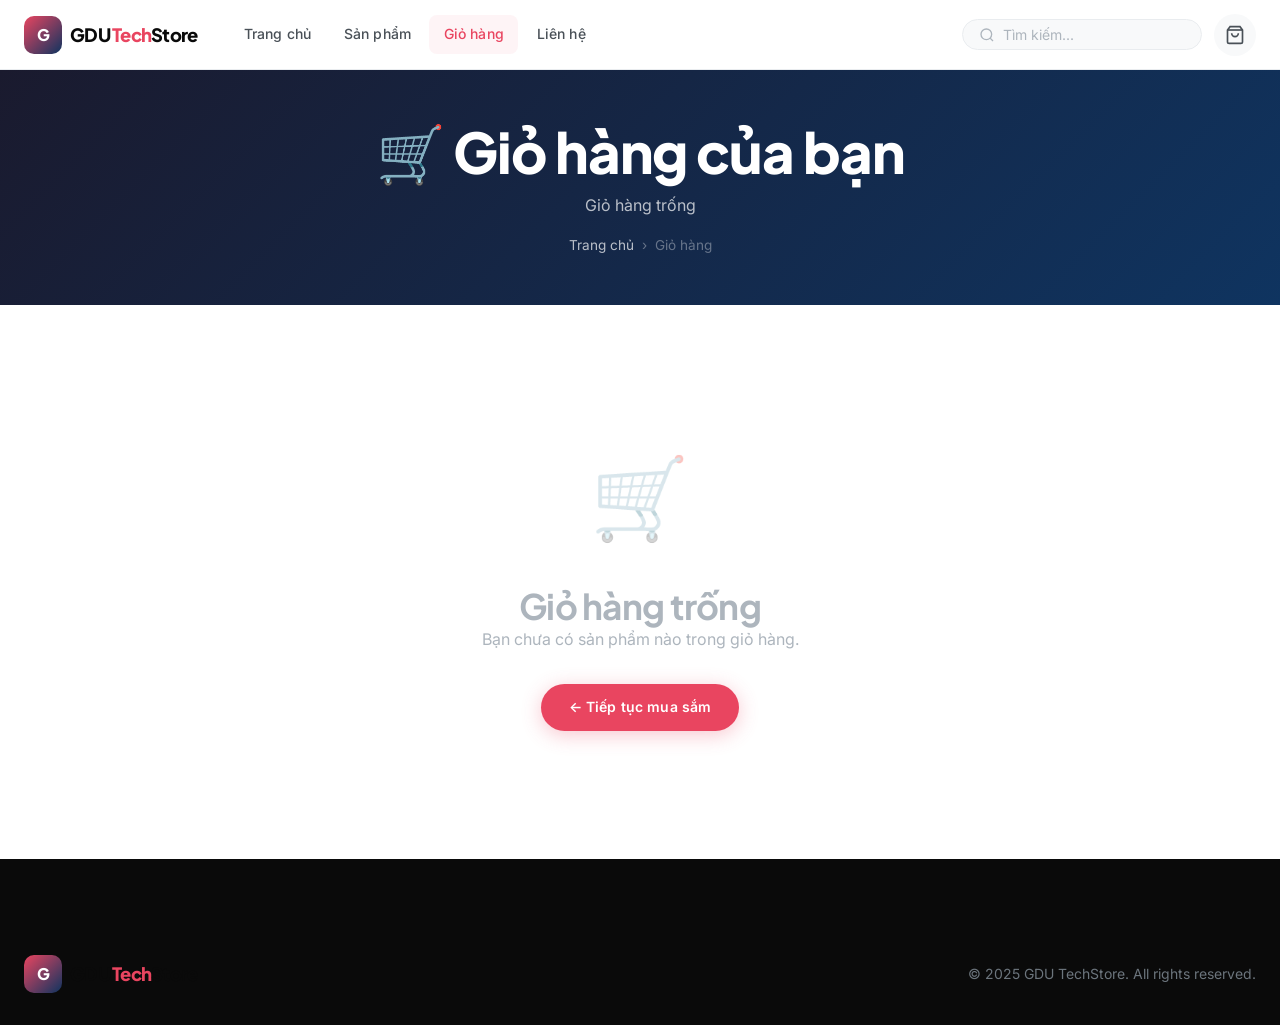
<file: GDU-TechStore/gdu-techstore/cart.html>
<!DOCTYPE html>
<html lang="vi">
<head>
  <meta charset="UTF-8">
  <meta name="viewport" content="width=device-width, initial-scale=1.0">
  <title>Giỏ hàng - GDU TechStore</title>
  <link rel="preconnect" href="https://fonts.googleapis.com">
  <link rel="preconnect" href="https://fonts.gstatic.com" crossorigin>
  <link rel="stylesheet" href="css/style.css">
</head>
<body>

<header class="site-header">
  <div class="container header-inner">
    <a href="index.html" class="site-logo">
      <div class="logo-icon">G</div>
      <span class="logo-text">GDU <span>Tech</span>Store</span>
    </a>
    <nav class="site-nav">
      <ul class="nav-list">
        <li><a href="index.html">Trang chủ</a></li>
        <li><a href="products.html">Sản phẩm</a></li>
        <li><a href="cart.html">Giỏ hàng</a></li>
        <li><a href="contact.html">Liên hệ</a></li>
      </ul>
    </nav>
    <div class="header-actions">
      <div class="search-bar">
        <svg width="16" height="16" viewBox="0 0 24 24" fill="none" stroke="currentColor" stroke-width="2"><circle cx="11" cy="11" r="8"/><path d="m21 21-4.35-4.35"/></svg>
        <input type="search" placeholder="Tìm kiếm..." aria-label="Tìm kiếm">
      </div>
      <a href="cart.html" class="cart-icon" aria-label="Giỏ hàng">
        <svg width="20" height="20" viewBox="0 0 24 24" fill="none" stroke="currentColor" stroke-width="2"><path d="M6 2L3 6v14a2 2 0 002 2h14a2 2 0 002-2V6l-3-4z"/><line x1="3" y1="6" x2="21" y2="6"/><path d="M16 10a4 4 0 01-8 0"/></svg>
        <span class="cart-count hidden">0</span>
      </a>
      <button class="hamburger" aria-label="Menu"><span></span><span></span><span></span></button>
    </div>
  </div>
</header>

<div class="mobile-menu">
  <ul class="nav-list">
    <li><a href="index.html">🏠 Trang chủ</a></li>
    <li><a href="products.html">📦 Sản phẩm</a></li>
    <li><a href="cart.html">🛒 Giỏ hàng</a></li>
    <li><a href="contact.html">📞 Liên hệ</a></li>
  </ul>
</div>

<main>
  <!-- Page Hero -->
  <section class="page-hero">
    <div class="container">
      <h1>🛒 Giỏ hàng của bạn</h1>
      <p id="cart-hero-count">Đang tải...</p>
      <nav class="breadcrumb" aria-label="Đường dẫn">
        <a href="index.html">Trang chủ</a>
        <span>›</span>
        <span>Giỏ hàng</span>
      </nav>
    </div>
  </section>

  <section style="padding:3rem 0">
    <div class="container">
      <!-- Empty Cart -->
      <div class="cart-empty" id="cart-empty" style="display:none" role="status">
        <div class="icon">🛒</div>
        <h2>Giỏ hàng trống</h2>
        <p style="margin-bottom:2rem">Bạn chưa có sản phẩm nào trong giỏ hàng.</p>
        <a href="products.html" class="btn btn-primary">← Tiếp tục mua sắm</a>
      </div>

      <!-- Cart Content -->
      <div class="cart-layout" id="cart-content">
        <!-- Items -->
        <div>
          <div style="display:flex;align-items:center;justify-content:space-between;margin-bottom:1.5rem">
            <h2 style="font-size:1.1rem">Sản phẩm</h2>
            <button class="btn btn-ghost btn-sm" id="btn-clear-cart" onclick="clearCart()">🗑 Xóa tất cả</button>
          </div>
          <div class="cart-items" id="cart-items" role="list" aria-label="Sản phẩm trong giỏ hàng">
            <!-- Items injected -->
          </div>
          <div style="margin-top:1.5rem">
            <a href="products.html" style="color:var(--accent);font-weight:600;display:inline-flex;align-items:center;gap:.5rem;font-size:.875rem;transition:gap .3s" onmouseover="this.style.gap='.75rem'" onmouseout="this.style.gap='.5rem'">← Tiếp tục mua sắm</a>
          </div>
        </div>

        <!-- Summary -->
        <aside class="cart-summary" aria-label="Tóm tắt đơn hàng">
          <h3>Tóm tắt đơn hàng</h3>
          
          <div class="summary-row">
            <span>Tạm tính (<span id="total-items">0</span> sản phẩm)</span>
            <span id="subtotal">0đ</span>
          </div>
          <div class="summary-row">
            <span>Phí vận chuyển</span>
            <span id="shipping-fee" style="color:#22c55e;font-weight:600">Miễn phí</span>
          </div>
          <div class="summary-row">
            <span>Giảm giá</span>
            <span id="discount-amount" style="color:var(--accent)">-0đ</span>
          </div>

          <!-- Promo Code -->
          <div class="promo-input">
            <input type="text" class="filter-input" id="promo-code" placeholder="Nhập mã giảm giá" aria-label="Mã giảm giá" style="flex:1">
            <button class="btn btn-dark btn-sm" onclick="applyPromo()">Áp dụng</button>
          </div>
          <p id="promo-msg" style="font-size:.8rem;margin-top:-.5rem;margin-bottom:.5rem"></p>

          <div class="summary-row total">
            <span>Tổng cộng</span>
            <span class="price" id="total-price">0đ</span>
          </div>

          <button class="btn btn-primary" id="btn-checkout" style="width:100%;margin-top:1.25rem;padding:1rem;font-size:1rem" onclick="handleCheckout()">
            Tiến hành thanh toán →
          </button>

          <div style="display:flex;justify-content:center;gap:1rem;margin-top:1rem;opacity:.6;font-size:.75rem">
            <span>🔒 SSL Secure</span>
            <span>💳 Thanh toán an toàn</span>
          </div>
        </aside>
      </div>
    </div>
  </section>
</main>

<footer class="site-footer">
  <div class="container">
    <div style="display:flex;align-items:center;justify-content:space-between;padding:2rem 0;flex-wrap:wrap;gap:1rem">
      <div class="site-logo">
        <div class="logo-icon">G</div>
        <span class="logo-text">GDU <span>Tech</span>Store</span>
      </div>
      <p style="color:var(--gray-600);font-size:.875rem">© 2025 GDU TechStore. All rights reserved.</p>
    </div>
  </div>
</footer>

<button class="back-to-top" aria-label="Lên đầu trang">↑</button>

<script src="js/utils.js"></script>
<script>
  const PROMO_CODES = {
    'GDU10': 0.10,
    'SUMMER20': 0.20,
    'TECH15': 0.15,
  };
  let discountRate = 0;

  function renderCart() {
    const cart = getCart();
    const itemsEl = document.getElementById('cart-items');
    const emptyEl = document.getElementById('cart-empty');
    const contentEl = document.getElementById('cart-content');
    const heroCount = document.getElementById('cart-hero-count');

    if (cart.length === 0) {
      emptyEl.style.display = 'block';
      contentEl.style.display = 'none';
      heroCount.textContent = 'Giỏ hàng trống';
      return;
    }

    emptyEl.style.display = 'none';
    contentEl.style.display = 'grid';
    heroCount.textContent = `${cart.reduce((s, i) => s + i.qty, 0)} sản phẩm`;

    itemsEl.innerHTML = cart.map((item, idx) => `
      <article class="cart-item" role="listitem" aria-label="${item.name}">
        <div class="cart-item-img">
          <img src="${item.image}" alt="${item.name}" loading="lazy"
               onerror="this.src='https://via.placeholder.com/100x80?text=No+Image'">
        </div>
        <div class="cart-item-info">
          <div class="cart-item-cat">${item.category === 'laptop' ? '💻 Laptop' : '📱 Điện thoại'}</div>
          <h3 class="cart-item-name">
            <a href="detail.html?id=${item.id}" style="color:inherit;transition:color .3s" 
               onmouseover="this.style.color='var(--accent)'" onmouseout="this.style.color='inherit'">
              ${item.name}
            </a>
          </h3>
          <div class="cart-item-controls" role="group" aria-label="Số lượng ${item.name}">
            <button class="qty-btn" onclick="changeQty(${idx}, -1)" aria-label="Giảm số lượng">−</button>
            <span class="qty-display" aria-live="polite">${item.qty}</span>
            <button class="qty-btn" onclick="changeQty(${idx}, 1)" aria-label="Tăng số lượng">+</button>
            <span style="font-size:.75rem;color:var(--gray-500)">(Còn ${item.stock})</span>
          </div>
        </div>
        <div class="cart-item-right">
          <div class="cart-item-price">${formatVND(item.price * item.qty)}</div>
          <div style="font-size:.78rem;color:var(--gray-400)">${formatVND(item.price)} × ${item.qty}</div>
          <button class="btn-remove" onclick="removeItem(${idx})" aria-label="Xóa ${item.name} khỏi giỏ">
            🗑 Xóa
          </button>
        </div>
      </article>`).join('');

    updateSummary(cart);
  }

  function changeQty(idx, delta) {
    const cart = getCart();
    const item = cart[idx];
    const newQty = item.qty + delta;
    if (newQty < 1) { removeItem(idx); return; }
    if (newQty > item.stock) {
      showToast('Cảnh báo', `Chỉ còn ${item.stock} sản phẩm trong kho!`, 'error');
      return;
    }
    cart[idx].qty = newQty;
    saveCart(cart);
    renderCart();
  }

  function removeItem(idx) {
    const cart = getCart();
    const name = cart[idx].name;
    cart.splice(idx, 1);
    saveCart(cart);
    renderCart();
    showToast('Đã xóa', `${name} đã được xóa khỏi giỏ hàng.`);
  }

  function clearCart() {
    if (!confirm('Bạn có chắc muốn xóa tất cả sản phẩm khỏi giỏ hàng?')) return;
    saveCart([]);
    renderCart();
    showToast('Đã xóa', 'Giỏ hàng đã được làm trống.', 'error');
  }

  function updateSummary(cart) {
    const subtotal = cart.reduce((s, i) => s + i.price * i.qty, 0);
    const totalItems = cart.reduce((s, i) => s + i.qty, 0);
    const discount = subtotal * discountRate;
    const total = subtotal - discount;
    const shipping = subtotal >= 5000000 ? 0 : 50000;

    document.getElementById('total-items').textContent = totalItems;
    document.getElementById('subtotal').textContent = formatVND(subtotal);
    document.getElementById('shipping-fee').textContent = shipping === 0 ? 'Miễn phí' : formatVND(shipping);
    document.getElementById('discount-amount').textContent = `-${formatVND(discount)}`;
    document.getElementById('total-price').textContent = formatVND(total + shipping);
  }

  function applyPromo() {
    const code = document.getElementById('promo-code').value.toUpperCase().trim();
    const msgEl = document.getElementById('promo-msg');

    if (PROMO_CODES[code]) {
      discountRate = PROMO_CODES[code];
      msgEl.textContent = `✅ Áp dụng thành công! Giảm ${discountRate * 100}%`;
      msgEl.style.color = '#22c55e';
      showToast('Mã giảm giá!', `Áp dụng mã ${code} - Giảm ${discountRate * 100}%`, 'success');
      renderCart();
    } else {
      msgEl.textContent = '❌ Mã giảm giá không hợp lệ.';
      msgEl.style.color = '#ef4444';
    }
  }

  function handleCheckout() {
    const cart = getCart();
    if (cart.length === 0) return;
    showToast('Thành công!', 'Đơn hàng đã được đặt thành công! Chúng tôi sẽ liên hệ sớm.', 'success');
    setTimeout(() => {
      saveCart([]);
      renderCart();
    }, 2000);
  }

  // Allow pressing Enter on promo input
  document.addEventListener('DOMContentLoaded', () => {
    document.getElementById('promo-code').addEventListener('keydown', e => {
      if (e.key === 'Enter') applyPromo();
    });
  });

  renderCart();
</script>
</body>
</html>
</file>
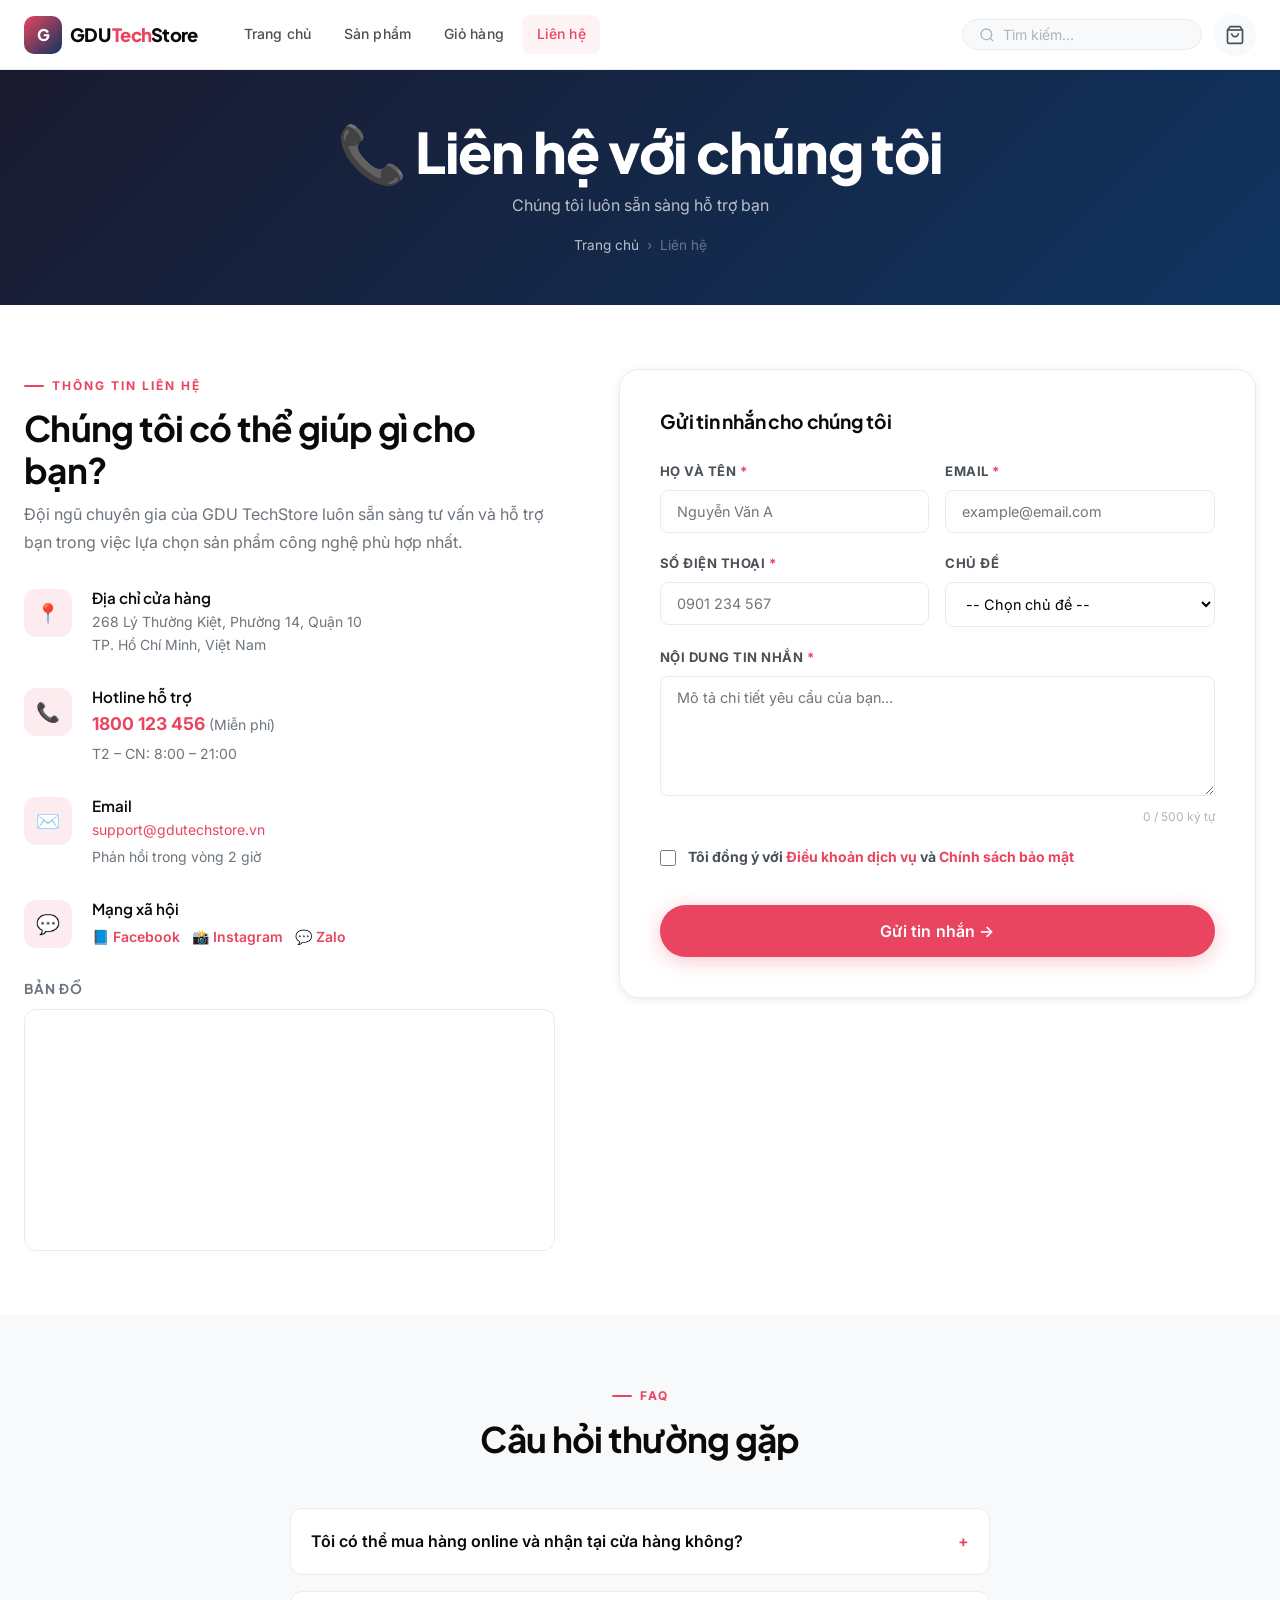
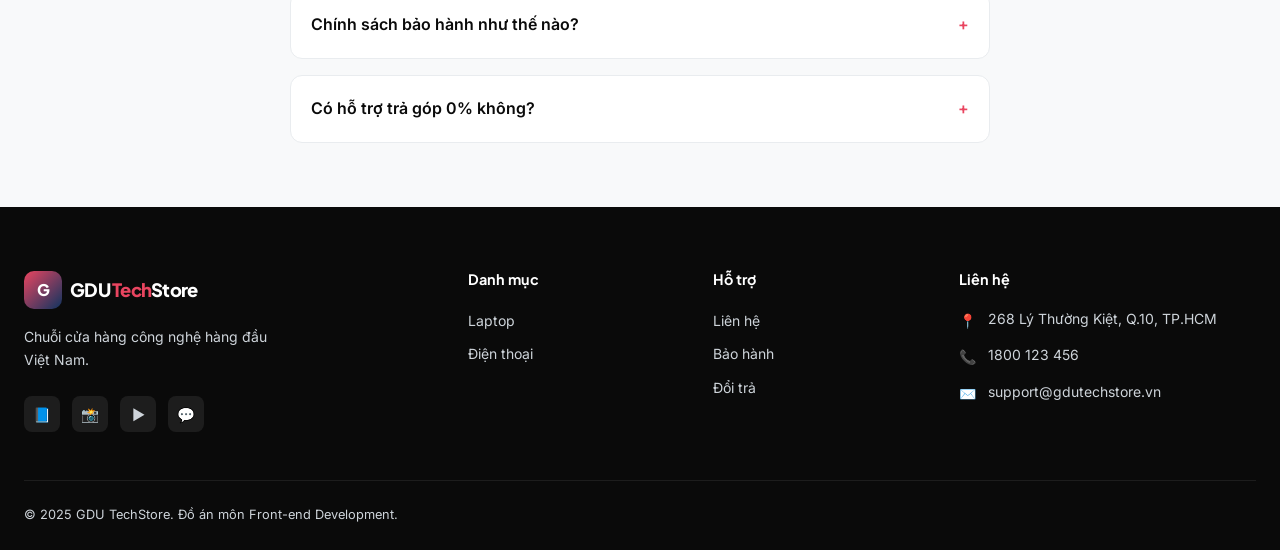
<file: GDU-TechStore/gdu-techstore/contact.html>
<!DOCTYPE html>
<html lang="vi">
<head>
  <meta charset="UTF-8">
  <meta name="viewport" content="width=device-width, initial-scale=1.0">
  <title>Liên hệ - GDU TechStore</title>
  <link rel="preconnect" href="https://fonts.googleapis.com">
  <link rel="preconnect" href="https://fonts.gstatic.com" crossorigin>
  <link rel="stylesheet" href="css/style.css">
</head>
<body>

<header class="site-header">
  <div class="container header-inner">
    <a href="index.html" class="site-logo">
      <div class="logo-icon">G</div>
      <span class="logo-text">GDU <span>Tech</span>Store</span>
    </a>
    <nav class="site-nav">
      <ul class="nav-list">
        <li><a href="index.html">Trang chủ</a></li>
        <li><a href="products.html">Sản phẩm</a></li>
        <li><a href="cart.html">Giỏ hàng</a></li>
        <li><a href="contact.html">Liên hệ</a></li>
      </ul>
    </nav>
    <div class="header-actions">
      <div class="search-bar">
        <svg width="16" height="16" viewBox="0 0 24 24" fill="none" stroke="currentColor" stroke-width="2"><circle cx="11" cy="11" r="8"/><path d="m21 21-4.35-4.35"/></svg>
        <input type="search" placeholder="Tìm kiếm..." aria-label="Tìm kiếm">
      </div>
      <a href="cart.html" class="cart-icon" aria-label="Giỏ hàng">
        <svg width="20" height="20" viewBox="0 0 24 24" fill="none" stroke="currentColor" stroke-width="2"><path d="M6 2L3 6v14a2 2 0 002 2h14a2 2 0 002-2V6l-3-4z"/><line x1="3" y1="6" x2="21" y2="6"/><path d="M16 10a4 4 0 01-8 0"/></svg>
        <span class="cart-count hidden">0</span>
      </a>
      <button class="hamburger" aria-label="Menu"><span></span><span></span><span></span></button>
    </div>
  </div>
</header>

<div class="mobile-menu">
  <ul class="nav-list">
    <li><a href="index.html">🏠 Trang chủ</a></li>
    <li><a href="products.html">📦 Sản phẩm</a></li>
    <li><a href="cart.html">🛒 Giỏ hàng</a></li>
    <li><a href="contact.html">📞 Liên hệ</a></li>
  </ul>
</div>

<main>
  <!-- Page Hero -->
  <section class="page-hero">
    <div class="container">
      <h1>📞 Liên hệ với chúng tôi</h1>
      <p>Chúng tôi luôn sẵn sàng hỗ trợ bạn</p>
      <nav class="breadcrumb" aria-label="Đường dẫn">
        <a href="index.html">Trang chủ</a>
        <span>›</span>
        <span>Liên hệ</span>
      </nav>
    </div>
  </section>

  <section style="padding:4rem 0">
    <div class="container">
      <div class="contact-layout">
        <!-- Contact Info -->
        <div class="contact-info">
          <div>
            <div class="section-label">Thông tin liên hệ</div>
            <h2 class="section-title">Chúng tôi có thể giúp gì cho bạn?</h2>
            <p style="color:var(--gray-600);margin-top:.5rem;line-height:1.8">
              Đội ngũ chuyên gia của GDU TechStore luôn sẵn sàng tư vấn và hỗ trợ bạn trong việc lựa chọn sản phẩm công nghệ phù hợp nhất.
            </p>
          </div>

          <div class="contact-info-item">
            <div class="contact-icon" aria-hidden="true">📍</div>
            <div class="contact-icon-text">
              <h4>Địa chỉ cửa hàng</h4>
              <p>268 Lý Thường Kiệt, Phường 14, Quận 10<br>TP. Hồ Chí Minh, Việt Nam</p>
            </div>
          </div>

          <div class="contact-info-item">
            <div class="contact-icon" aria-hidden="true">📞</div>
            <div class="contact-icon-text">
              <h4>Hotline hỗ trợ</h4>
              <p><a href="tel:1800123456" style="color:var(--accent);font-weight:700;font-size:1.1rem">1800 123 456</a> (Miễn phí)</p>
              <p style="margin-top:.25rem">T2 – CN: 8:00 – 21:00</p>
            </div>
          </div>

          <div class="contact-info-item">
            <div class="contact-icon" aria-hidden="true">✉️</div>
            <div class="contact-icon-text">
              <h4>Email</h4>
              <p><a href="mailto:support@gdutechstore.vn" style="color:var(--accent)">support@gdutechstore.vn</a></p>
              <p style="margin-top:.25rem">Phản hồi trong vòng 2 giờ</p>
            </div>
          </div>

          <div class="contact-info-item">
            <div class="contact-icon" aria-hidden="true">💬</div>
            <div class="contact-icon-text">
              <h4>Mạng xã hội</h4>
              <div style="display:flex;gap:.75rem;margin-top:.5rem">
                <a href="#" style="display:flex;align-items:center;gap:.4rem;font-size:.875rem;color:var(--accent);font-weight:600">📘 Facebook</a>
                <a href="#" style="display:flex;align-items:center;gap:.4rem;font-size:.875rem;color:var(--accent);font-weight:600">📸 Instagram</a>
                <a href="#" style="display:flex;align-items:center;gap:.4rem;font-size:.875rem;color:var(--accent);font-weight:600">💬 Zalo</a>
              </div>
            </div>
          </div>

          <!-- Map -->
          <div>
            <h4 style="font-size:.85rem;font-weight:700;text-transform:uppercase;letter-spacing:1px;color:var(--gray-600);margin-bottom:.75rem">Bản đồ</h4>
            <div style="border-radius:var(--radius-md);overflow:hidden;border:1px solid var(--gray-200)">
              <iframe
                src="https://www.google.com/maps/embed?pb=!1m18!1m12!1m3!1d3919.5177580567735!2d106.65869381461927!3d10.771594992328977!2m3!1f0!2f0!3f0!3m2!1i1024!2i768!4f13.1!3m3!1m2!1s0x31752ec3c161a3fb%3A0xef77cd47a1cc691e!2zVHLGsOG7nW5nIMSQ4bqhaSBo4buNYyBDw7RuZyBuZ2hp4buHcCBHaWEgxJDhu4tuaCAoR0RVKSAtIENTMQ!5e0!3m2!1svi!2svn!4v1620000000000!5m2!1svi!2svn"
                width="100%" height="240"
                style="border:0;display:block"
                allowfullscreen
                loading="lazy"
                title="Bản đồ GDU TechStore"
                referrerpolicy="no-referrer-when-downgrade">
              </iframe>
            </div>
          </div>
        </div>

        <!-- Contact Form -->
        <div class="contact-form-wrap">
          <!-- Success Message -->
          <div class="form-success-msg" id="form-success" role="status" aria-live="polite">
            <div class="icon">✅</div>
            <h3 style="color:#16a34a;margin-bottom:.5rem">Gửi thành công!</h3>
            <p style="color:var(--gray-600)">Cảm ơn bạn đã liên hệ. Chúng tôi sẽ phản hồi trong vòng 2 giờ làm việc.</p>
            <button class="btn btn-primary" onclick="resetForm()" style="margin-top:1.5rem">Gửi tin nhắn khác</button>
          </div>

          <!-- Form -->
          <form id="contact-form" novalidate aria-label="Form liên hệ">
            <h3 style="margin-bottom:1.75rem;font-size:1.2rem">Gửi tin nhắn cho chúng tôi</h3>

            <div class="form-row">
              <div class="form-group">
                <label for="full-name">Họ và tên <span class="required" aria-label="bắt buộc">*</span></label>
                <input type="text" id="full-name" name="fullName" class="form-control"
                       placeholder="Nguyễn Văn A" autocomplete="name"
                       aria-required="true" aria-describedby="full-name-err">
                <span class="form-error" id="full-name-err" role="alert"></span>
              </div>
              <div class="form-group">
                <label for="email">Email <span class="required" aria-label="bắt buộc">*</span></label>
                <input type="email" id="email" name="email" class="form-control"
                       placeholder="example@email.com" autocomplete="email"
                       aria-required="true" aria-describedby="email-err">
                <span class="form-error" id="email-err" role="alert"></span>
              </div>
            </div>

            <div class="form-row">
              <div class="form-group">
                <label for="phone">Số điện thoại <span class="required" aria-label="bắt buộc">*</span></label>
                <input type="tel" id="phone" name="phone" class="form-control"
                       placeholder="0901 234 567" autocomplete="tel"
                       aria-required="true" aria-describedby="phone-err">
                <span class="form-error" id="phone-err" role="alert"></span>
              </div>
              <div class="form-group">
                <label for="subject">Chủ đề</label>
                <select id="subject" name="subject" class="form-control" aria-label="Chủ đề liên hệ">
                  <option value="">-- Chọn chủ đề --</option>
                  <option value="tu-van">Tư vấn sản phẩm</option>
                  <option value="bao-hanh">Bảo hành / Sửa chữa</option>
                  <option value="don-hang">Tra cứu đơn hàng</option>
                  <option value="khieuNai">Khiếu nại</option>
                  <option value="khac">Khác</option>
                </select>
              </div>
            </div>

            <div class="form-group">
              <label for="message">Nội dung tin nhắn <span class="required" aria-label="bắt buộc">*</span></label>
              <textarea id="message" name="message" class="form-control"
                        placeholder="Mô tả chi tiết yêu cầu của bạn..."
                        rows="5" aria-required="true" aria-describedby="message-err"></textarea>
              <span class="form-error" id="message-err" role="alert"></span>
              <span id="char-count" style="font-size:.75rem;color:var(--gray-500);display:block;text-align:right;margin-top:.25rem">0 / 500 ký tự</span>
            </div>

            <div class="form-group" style="display:flex;align-items:center;gap:.75rem">
              <input type="checkbox" id="agree-terms" name="agreeTerms" aria-required="true"
                     style="width:16px;height:16px;accent-color:var(--accent)">
              <label for="agree-terms" style="font-size:.875rem;text-transform:none;letter-spacing:0;color:var(--gray-700);margin:0">
                Tôi đồng ý với <a href="#" style="color:var(--accent)">Điều khoản dịch vụ</a> và <a href="#" style="color:var(--accent)">Chính sách bảo mật</a>
              </label>
            </div>
            <span class="form-error" id="agree-err" role="alert"></span>

            <button type="submit" class="btn btn-primary" id="btn-submit" style="width:100%;padding:1rem;font-size:1rem;margin-top:1rem">
              Gửi tin nhắn →
            </button>
          </form>
        </div>
      </div>
    </div>
  </section>

  <!-- FAQ Section -->
  <section style="background:var(--gray-100);padding:4rem 0">
    <div class="container">
      <div class="section-header center">
        <div class="section-label">FAQ</div>
        <h2 class="section-title">Câu hỏi thường gặp</h2>
      </div>
      <div style="max-width:700px;margin:0 auto;display:flex;flex-direction:column;gap:1rem" role="list">
        <details style="background:white;border:1px solid var(--gray-200);border-radius:var(--radius-md);padding:1.25rem;cursor:pointer" role="listitem">
          <summary style="font-weight:600;list-style:none;display:flex;justify-content:space-between;align-items:center">
            Tôi có thể mua hàng online và nhận tại cửa hàng không?
            <span style="color:var(--accent)">+</span>
          </summary>
          <p style="margin-top:1rem;color:var(--gray-600);line-height:1.7">Có, GDU TechStore hỗ trợ hình thức Click & Collect. Bạn đặt hàng online và chọn nhận tại cửa hàng. Đơn hàng sẽ sẵn sàng sau 2 giờ.</p>
        </details>
        <details style="background:white;border:1px solid var(--gray-200);border-radius:var(--radius-md);padding:1.25rem;cursor:pointer" role="listitem">
          <summary style="font-weight:600;list-style:none;display:flex;justify-content:space-between;align-items:center">
            Chính sách bảo hành như thế nào?
            <span style="color:var(--accent)">+</span>
          </summary>
          <p style="margin-top:1rem;color:var(--gray-600);line-height:1.7">Tất cả sản phẩm được bảo hành chính hãng 24 tháng. Ngoài ra, GDU TechStore hỗ trợ đổi máy mới trong 30 ngày nếu có lỗi kỹ thuật.</p>
        </details>
        <details style="background:white;border:1px solid var(--gray-200);border-radius:var(--radius-md);padding:1.25rem;cursor:pointer" role="listitem">
          <summary style="font-weight:600;list-style:none;display:flex;justify-content:space-between;align-items:center">
            Có hỗ trợ trả góp 0% không?
            <span style="color:var(--accent)">+</span>
          </summary>
          <p style="margin-top:1rem;color:var(--gray-600);line-height:1.7">GDU TechStore hợp tác với nhiều ngân hàng và công ty tài chính để cung cấp trả góp 0% lãi suất lên đến 24 tháng cho đơn hàng từ 3 triệu đồng.</p>
        </details>
      </div>
    </div>
  </section>
</main>

<footer class="site-footer">
  <div class="container">
    <div class="footer-grid">
      <div class="footer-brand">
        <div class="site-logo">
          <div class="logo-icon">G</div>
          <span class="logo-text">GDU <span>Tech</span>Store</span>
        </div>
        <p>Chuỗi cửa hàng công nghệ hàng đầu Việt Nam.</p>
        <div class="footer-social">
          <a href="#" class="social-link" aria-label="Facebook">📘</a>
          <a href="#" class="social-link" aria-label="Instagram">📸</a>
          <a href="#" class="social-link" aria-label="YouTube">▶️</a>
          <a href="#" class="social-link" aria-label="Zalo">💬</a>
        </div>
      </div>
      <div class="footer-col">
        <h4>Danh mục</h4>
        <ul>
          <li><a href="products.html?cat=laptop">Laptop</a></li>
          <li><a href="products.html?cat=phone">Điện thoại</a></li>
        </ul>
      </div>
      <div class="footer-col">
        <h4>Hỗ trợ</h4>
        <ul>
          <li><a href="contact.html">Liên hệ</a></li>
          <li><a href="#">Bảo hành</a></li>
          <li><a href="#">Đổi trả</a></li>
        </ul>
      </div>
      <div class="footer-col">
        <h4>Liên hệ</h4>
        <div class="footer-contact">
          <div class="footer-contact-item"><span class="icon">📍</span><span>268 Lý Thường Kiệt, Q.10, TP.HCM</span></div>
          <div class="footer-contact-item"><span class="icon">📞</span><span>1800 123 456</span></div>
          <div class="footer-contact-item"><span class="icon">✉️</span><span>support@gdutechstore.vn</span></div>
        </div>
      </div>
    </div>
    <div class="footer-bottom">
      <p>© 2025 GDU TechStore. Đồ án môn Front-end Development.</p>
    </div>
  </div>
</footer>

<button class="back-to-top" aria-label="Lên đầu trang">↑</button>

<script src="js/utils.js"></script>
<script>
  // ===== FORM VALIDATION =====
  const rules = {
    'full-name': {
      required: true,
      minLength: 2,
      pattern: null,
      messages: {
        required: 'Vui lòng nhập họ và tên.',
        minLength: 'Họ và tên phải ít nhất 2 ký tự.',
      }
    },
    'email': {
      required: true,
      minLength: null,
      pattern: /^[^\s@]+@[^\s@]+\.[^\s@]+$/,
      messages: {
        required: 'Vui lòng nhập địa chỉ email.',
        pattern: 'Email không đúng định dạng (ví dụ: name@domain.com).',
      }
    },
    'phone': {
      required: true,
      minLength: 9,
      pattern: /^[0-9]{9,11}$/,
      messages: {
        required: 'Vui lòng nhập số điện thoại.',
        pattern: 'Số điện thoại chỉ được chứa số (9–11 chữ số).',
        minLength: 'Số điện thoại phải có ít nhất 9 chữ số.',
      }
    },
    'message': {
      required: true,
      minLength: 10,
      pattern: null,
      messages: {
        required: 'Vui lòng nhập nội dung tin nhắn.',
        minLength: 'Nội dung phải có ít nhất 10 ký tự.',
      }
    }
  };

  function validateField(fieldId) {
    const field = document.getElementById(fieldId);
    const rule = rules[fieldId];
    const errEl = document.getElementById(fieldId + '-err');
    const val = field.value.trim();
    let error = '';

    if (rule.required && !val) {
      error = rule.messages.required;
    } else if (rule.minLength && val.length < rule.minLength) {
      error = rule.messages.minLength;
    } else if (rule.pattern && !rule.pattern.test(val)) {
      error = rule.messages.pattern;
    }

    field.classList.toggle('error', !!error);
    field.classList.toggle('success', !error && val.length > 0);
    errEl.textContent = error;
    errEl.classList.toggle('show', !!error);

    return !error;
  }

  function validateAll() {
    let valid = true;
    for (const fieldId in rules) {
      if (!validateField(fieldId)) valid = false;
    }

    // Checkbox
    const checkbox = document.getElementById('agree-terms');
    const agreeErr = document.getElementById('agree-err');
    if (!checkbox.checked) {
      agreeErr.textContent = 'Vui lòng đồng ý với điều khoản để tiếp tục.';
      agreeErr.classList.add('show');
      valid = false;
    } else {
      agreeErr.textContent = '';
      agreeErr.classList.remove('show');
    }

    return valid;
  }

  // Real-time validation
  Object.keys(rules).forEach(id => {
    const field = document.getElementById(id);
    field.addEventListener('blur', () => validateField(id));
    field.addEventListener('input', () => {
      if (field.classList.contains('error')) validateField(id);
    });
  });

  // Phone: allow only numbers
  document.getElementById('phone').addEventListener('input', function() {
    this.value = this.value.replace(/[^0-9]/g, '');
  });

  // Char count for message
  document.getElementById('message').addEventListener('input', function() {
    const count = this.value.length;
    const el = document.getElementById('char-count');
    el.textContent = `${count} / 500 ký tự`;
    el.style.color = count > 450 ? 'var(--accent)' : 'var(--gray-500)';
    if (count > 500) this.value = this.value.substring(0, 500);
  });

  // Form submit
  document.getElementById('contact-form').addEventListener('submit', function(e) {
    e.preventDefault();
    if (!validateAll()) {
      // Focus first error
      const firstErr = this.querySelector('.error');
      firstErr?.focus();
      showToast('Lỗi!', 'Vui lòng kiểm tra lại thông tin trong form.', 'error');
      return;
    }

    // Simulate sending
    const btn = document.getElementById('btn-submit');
    btn.textContent = '⏳ Đang gửi...';
    btn.disabled = true;

    setTimeout(() => {
      document.getElementById('contact-form').style.display = 'none';
      document.getElementById('form-success').classList.add('show');
      showToast('Thành công!', 'Tin nhắn của bạn đã được gửi thành công!', 'success');
    }, 1500);
  });

  function resetForm() {
    const form = document.getElementById('contact-form');
    form.reset();
    form.style.display = 'block';
    form.querySelectorAll('.form-control').forEach(f => f.classList.remove('error', 'success'));
    form.querySelectorAll('.form-error').forEach(e => { e.textContent = ''; e.classList.remove('show'); });
    document.getElementById('char-count').textContent = '0 / 500 ký tự';
    document.getElementById('form-success').classList.remove('show');
    document.getElementById('btn-submit').textContent = 'Gửi tin nhắn →';
    document.getElementById('btn-submit').disabled = false;
  }
</script>
</body>
</html>
</file>
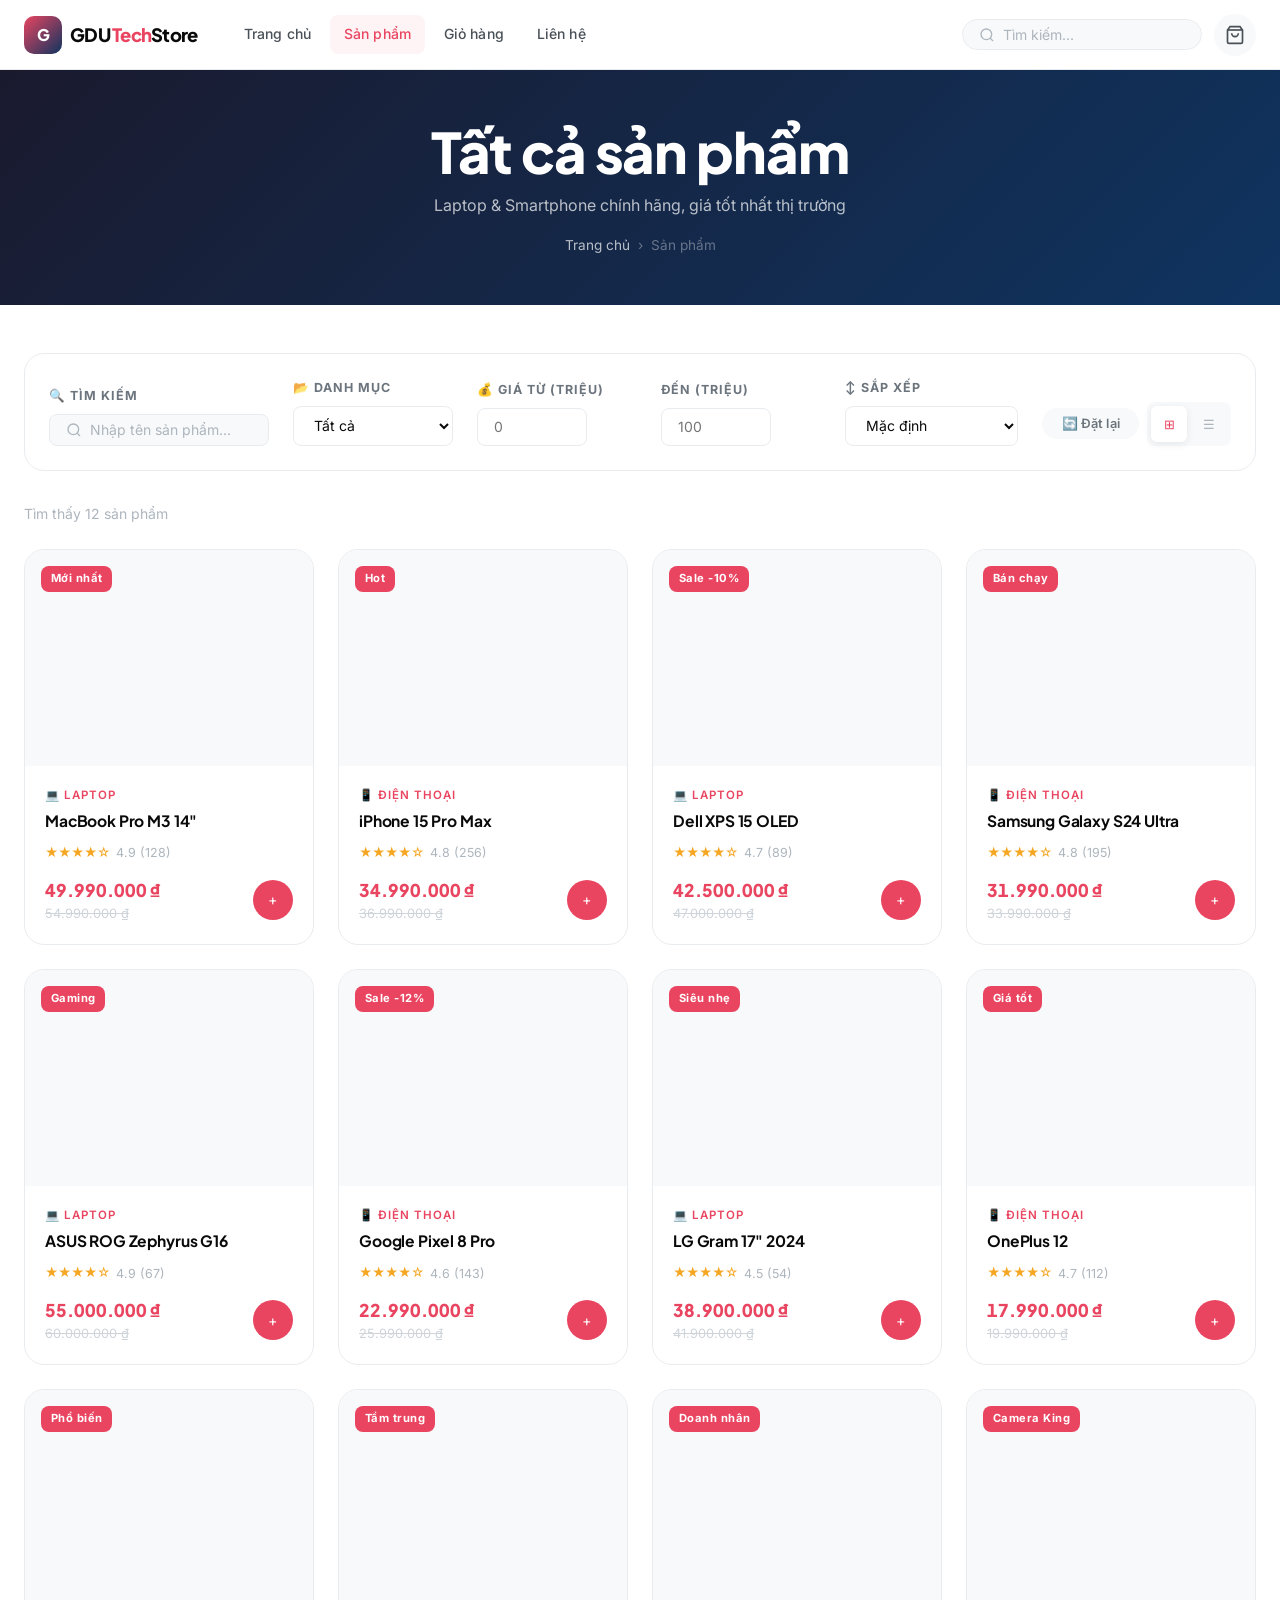
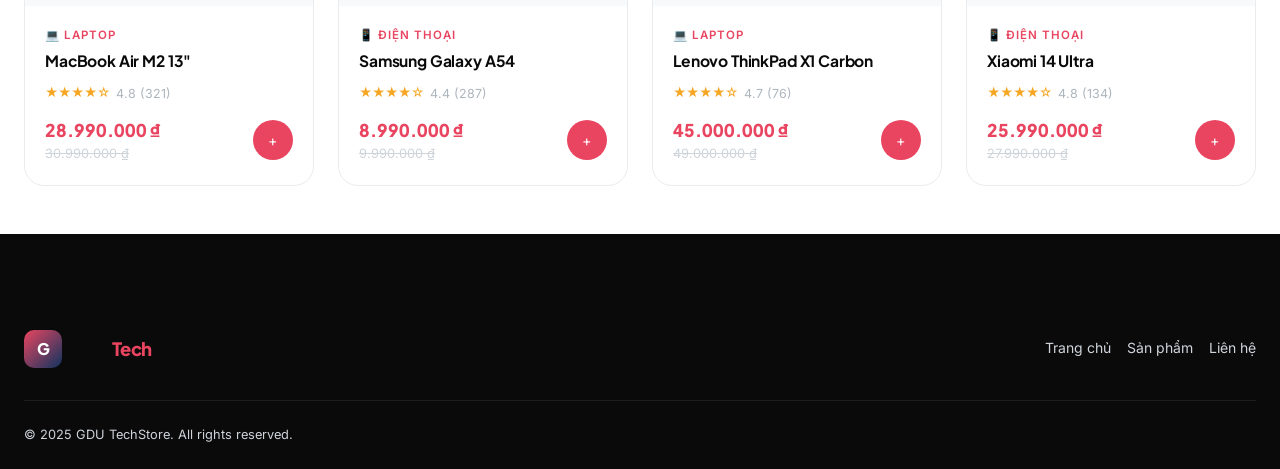
<file: GDU-TechStore/gdu-techstore/products.html>
<!DOCTYPE html>
<html lang="vi">
<head>
  <meta charset="UTF-8">
  <meta name="viewport" content="width=device-width, initial-scale=1.0">
  <meta name="description" content="GDU TechStore - Danh sách sản phẩm laptop và điện thoại chính hãng.">
  <title>Sản phẩm - GDU TechStore</title>
  <link rel="preconnect" href="https://fonts.googleapis.com">
  <link rel="preconnect" href="https://fonts.gstatic.com" crossorigin>
  <link rel="stylesheet" href="css/style.css">
</head>
<body>

<header class="site-header">
  <div class="container header-inner">
    <a href="index.html" class="site-logo">
      <div class="logo-icon">G</div>
      <span class="logo-text">GDU <span>Tech</span>Store</span>
    </a>
    <nav class="site-nav">
      <ul class="nav-list">
        <li><a href="index.html">Trang chủ</a></li>
        <li><a href="products.html">Sản phẩm</a></li>
        <li><a href="cart.html">Giỏ hàng</a></li>
        <li><a href="contact.html">Liên hệ</a></li>
      </ul>
    </nav>
    <div class="header-actions">
      <div class="search-bar">
        <svg width="16" height="16" viewBox="0 0 24 24" fill="none" stroke="currentColor" stroke-width="2"><circle cx="11" cy="11" r="8"/><path d="m21 21-4.35-4.35"/></svg>
        <input type="search" id="header-search" placeholder="Tìm kiếm..." aria-label="Tìm kiếm">
      </div>
      <a href="cart.html" class="cart-icon" aria-label="Giỏ hàng">
        <svg width="20" height="20" viewBox="0 0 24 24" fill="none" stroke="currentColor" stroke-width="2"><path d="M6 2L3 6v14a2 2 0 002 2h14a2 2 0 002-2V6l-3-4z"/><line x1="3" y1="6" x2="21" y2="6"/><path d="M16 10a4 4 0 01-8 0"/></svg>
        <span class="cart-count hidden">0</span>
      </a>
      <button class="hamburger" aria-label="Menu"><span></span><span></span><span></span></button>
    </div>
  </div>
</header>

<div class="mobile-menu">
  <ul class="nav-list">
    <li><a href="index.html">🏠 Trang chủ</a></li>
    <li><a href="products.html">📦 Sản phẩm</a></li>
    <li><a href="cart.html">🛒 Giỏ hàng</a></li>
    <li><a href="contact.html">📞 Liên hệ</a></li>
  </ul>
</div>

<main>
  <!-- Page Hero -->
  <section class="page-hero">
    <div class="container">
      <h1>Tất cả sản phẩm</h1>
      <p>Laptop & Smartphone chính hãng, giá tốt nhất thị trường</p>
      <nav class="breadcrumb" aria-label="Đường dẫn">
        <a href="index.html">Trang chủ</a>
        <span>›</span>
        <span>Sản phẩm</span>
      </nav>
    </div>
  </section>

  <section style="padding:3rem 0">
    <div class="container">
      <!-- Filter Bar -->
      <div class="filter-bar" role="search" aria-label="Bộ lọc sản phẩm">
        <!-- Search -->
        <div class="filter-group" style="flex:1;min-width:200px">
          <label for="search-input">🔍 Tìm kiếm</label>
          <div class="search-bar" style="width:100%;border-radius:var(--radius-sm)">
            <svg width="16" height="16" viewBox="0 0 24 24" fill="none" stroke="currentColor" stroke-width="2"><circle cx="11" cy="11" r="8"/><path d="m21 21-4.35-4.35"/></svg>
            <input type="search" id="search-input" placeholder="Nhập tên sản phẩm..." aria-label="Tìm kiếm theo tên">
          </div>
        </div>

        <!-- Category -->
        <div class="filter-group">
          <label for="cat-filter">📂 Danh mục</label>
          <select id="cat-filter" class="filter-select" aria-label="Lọc theo danh mục">
            <option value="">Tất cả</option>
            <option value="laptop">💻 Laptop</option>
            <option value="phone">📱 Điện thoại</option>
          </select>
        </div>

        <!-- Price Range -->
        <div class="filter-group">
          <label for="price-min">💰 Giá từ (triệu)</label>
          <input type="number" id="price-min" class="filter-input" placeholder="0" min="0" step="1" aria-label="Giá tối thiểu (triệu đồng)" style="width:110px">
        </div>
        <div class="filter-group">
          <label for="price-max">đến (triệu)</label>
          <input type="number" id="price-max" class="filter-input" placeholder="100" min="0" step="1" aria-label="Giá tối đa (triệu đồng)" style="width:110px">
        </div>

        <!-- Sort -->
        <div class="filter-group">
          <label for="sort-select">↕ Sắp xếp</label>
          <select id="sort-select" class="filter-select" aria-label="Sắp xếp sản phẩm">
            <option value="">Mặc định</option>
            <option value="price-asc">Giá: Thấp → Cao</option>
            <option value="price-desc">Giá: Cao → Thấp</option>
            <option value="name-asc">Tên A → Z</option>
            <option value="rating-desc">Đánh giá cao nhất</option>
          </select>
        </div>

        <div class="filter-actions">
          <button class="btn btn-ghost btn-sm" id="btn-reset">🔄 Đặt lại</button>
          <div class="view-toggle" role="group" aria-label="Chế độ hiển thị">
            <button class="view-btn active" id="btn-grid" aria-label="Dạng lưới" title="Dạng lưới">
              ⊞
            </button>
            <button class="view-btn" id="btn-list" aria-label="Dạng danh sách" title="Dạng danh sách">
              ☰
            </button>
          </div>
        </div>
      </div>

      <!-- Result count -->
      <p class="result-count" id="result-count" aria-live="polite">Đang tải...</p>

      <!-- Products Grid -->
      <div id="products-grid" class="products-grid" style="margin-top:1.5rem">
        <div class="skeleton skeleton-card"></div>
        <div class="skeleton skeleton-card"></div>
        <div class="skeleton skeleton-card"></div>
        <div class="skeleton skeleton-card"></div>
        <div class="skeleton skeleton-card"></div>
        <div class="skeleton skeleton-card"></div>
      </div>
    </div>
  </section>
</main>

<footer class="site-footer">
  <div class="container">
    <div style="display:flex;align-items:center;justify-content:space-between;flex-wrap:wrap;gap:1rem;padding:2rem 0">
      <div class="site-logo">
        <div class="logo-icon">G</div>
        <span class="logo-text">GDU <span>Tech</span>Store</span>
      </div>
      <div style="display:flex;gap:1rem;flex-wrap:wrap">
        <a href="index.html" style="color:var(--gray-400);font-size:.875rem;transition:color .3s" onmouseover="this.style.color='var(--accent)'" onmouseout="this.style.color='var(--gray-400)'">Trang chủ</a>
        <a href="products.html" style="color:var(--gray-400);font-size:.875rem;transition:color .3s" onmouseover="this.style.color='var(--accent)'" onmouseout="this.style.color='var(--gray-400)'">Sản phẩm</a>
        <a href="contact.html" style="color:var(--gray-400);font-size:.875rem;transition:color .3s" onmouseover="this.style.color='var(--accent)'" onmouseout="this.style.color='var(--gray-400)'">Liên hệ</a>
      </div>
    </div>
    <div class="footer-bottom">
      <p>© 2025 GDU TechStore. All rights reserved.</p>
    </div>
  </div>
</footer>

<button class="back-to-top" aria-label="Lên đầu trang">↑</button>

<script src="js/utils.js"></script>
<script>
  let allProducts = [];
  let currentView = 'grid';

  // ===== INIT =====
  (async function init() {
    allProducts = await fetchProducts();

    // Read URL params
    const params = new URLSearchParams(window.location.search);
    const urlCat = params.get('cat');
    const urlQ = params.get('q');
    if (urlCat) document.getElementById('cat-filter').value = urlCat;
    if (urlQ) document.getElementById('search-input').value = urlQ;

    applyFilters();
    setupListeners();
  })();

  function setupListeners() {
    // Real-time search
    document.getElementById('search-input').addEventListener('input', debounce(applyFilters, 300));
    document.getElementById('header-search').addEventListener('input', debounce(e => {
      document.getElementById('search-input').value = e.target.value;
      applyFilters();
    }, 300));

    // Other filters
    ['cat-filter', 'price-min', 'price-max', 'sort-select'].forEach(id => {
      document.getElementById(id)?.addEventListener('change', applyFilters);
    });
    document.getElementById('price-min').addEventListener('input', debounce(applyFilters, 400));
    document.getElementById('price-max').addEventListener('input', debounce(applyFilters, 400));

    // Reset
    document.getElementById('btn-reset').addEventListener('click', () => {
      document.getElementById('search-input').value = '';
      document.getElementById('cat-filter').value = '';
      document.getElementById('price-min').value = '';
      document.getElementById('price-max').value = '';
      document.getElementById('sort-select').value = '';
      applyFilters();
    });

    // View toggle
    document.getElementById('btn-grid').addEventListener('click', () => setView('grid'));
    document.getElementById('btn-list').addEventListener('click', () => setView('list'));
  }

  function applyFilters() {
    let results = [...allProducts];
    const q = document.getElementById('search-input').value.toLowerCase().trim();
    const cat = document.getElementById('cat-filter').value;
    const minPrice = parseFloat(document.getElementById('price-min').value) * 1e6 || 0;
    const maxPrice = parseFloat(document.getElementById('price-max').value) * 1e6 || Infinity;
    const sort = document.getElementById('sort-select').value;

    if (q) results = results.filter(p => p.name.toLowerCase().includes(q) || p.description.toLowerCase().includes(q));
    if (cat) results = results.filter(p => p.category === cat);
    results = results.filter(p => p.price >= minPrice && p.price <= maxPrice);

    switch(sort) {
      case 'price-asc': results.sort((a,b) => a.price - b.price); break;
      case 'price-desc': results.sort((a,b) => b.price - a.price); break;
      case 'name-asc': results.sort((a,b) => a.name.localeCompare(b.name)); break;
      case 'rating-desc': results.sort((a,b) => b.rating - a.rating); break;
    }

    renderProducts(results);
  }

  function renderProducts(products) {
    const grid = document.getElementById('products-grid');
    const count = document.getElementById('result-count');
    count.textContent = `Tìm thấy ${products.length} sản phẩm`;

    if (products.length === 0) {
      grid.innerHTML = `<div class="no-results"><div class="icon">🔍</div><h3>Không tìm thấy sản phẩm</h3><p>Thử thay đổi bộ lọc hoặc tìm kiếm từ khác.</p></div>`;
      return;
    }
    grid.innerHTML = products.map(p => renderProductCard(p)).join('');
  }

  function setView(view) {
    currentView = view;
    const grid = document.getElementById('products-grid');
    const btnGrid = document.getElementById('btn-grid');
    const btnList = document.getElementById('btn-list');

    if (view === 'list') {
      grid.classList.add('list-view');
      btnList.classList.add('active');
      btnGrid.classList.remove('active');
    } else {
      grid.classList.remove('list-view');
      btnGrid.classList.add('active');
      btnList.classList.remove('active');
    }
  }

  function debounce(fn, delay) {
    let t;
    return (...args) => { clearTimeout(t); t = setTimeout(() => fn(...args), delay); };
  }
</script>
</body>
</html>
</file>
<file: GDU-TechStore/gdu-techstore/css/style.css>
/* ============================================================
   GDU TechStore — Main Stylesheet
   Structure:
   1. Variables & Reset
   2. Typography
   3. Layout Utilities
   4. Header & Navigation
   5. Mobile Menu
   6. Hero Section
   7. Buttons
   8. Section Styles
   9. Product Cards
   10. Skeleton Loader
   11. Promo / Feature Strip
   12. Newsletter
   13. Footer
   14. Filter Bar (Products Page)
   15. Product Detail Page
   16. Cart Page
   17. Contact / Form
   18. Page Hero & Breadcrumb
   19. Toast Notifications
   20. Back-to-Top Button
   21. Responsive — Tablet (≤1024px)
   22. Responsive — Mobile  (≤768px)
   23. Responsive — Small   (≤480px)
   ============================================================ */

/* ===== 1. VARIABLES & RESET ===== */
/*
  Font stack:
  — Display headings : "Plus Jakarta Sans" — geometric, modern, premium tech feel
  — Body text        : "Inter"             — ultra-readable UI font (used by Figma, Linear, Vercel)
  — Mono / price     : "JetBrains Mono"   — crisp, contemporary monospace for prices & code
*/
@import url('https://fonts.googleapis.com/css2?family=Plus+Jakarta+Sans:ital,wght@0,300;0,400;0,500;0,600;0,700;0,800;1,400&family=Inter:wght@300;400;500;600;700&family=JetBrains+Mono:wght@400;600;700&display=swap');

:root {
  /* Brand Colours */
  --primary:       #0a0a0a;
  --secondary:     #1a1a2e;
  --accent:        #e94560;
  --accent2:       #0f3460;
  --gold:          #f5a623;

  /* Neutrals */
  --white:         #ffffff;
  --gray-100:      #f8f9fa;
  --gray-200:      #e9ecef;
  --gray-300:      #dee2e6;
  --gray-400:      #ced4da;
  --gray-500:      #adb5bd;
  --gray-600:      #6c757d;
  --gray-700:      #495057;
  --gray-800:      #343a40;
  --gray-900:      #212529;

  /* Semantic */
  --text-primary:    #0a0a0a;
  --text-secondary:  #6c757d;
  --bg-primary:      #ffffff;
  --bg-secondary:    #f8f9fa;

  /* Shadows */
  --shadow-sm:     0 2px 8px rgba(0,0,0,.08);
  --shadow-md:     0 4px 20px rgba(0,0,0,.12);
  --shadow-lg:     0 8px 40px rgba(0,0,0,.16);
  --shadow-accent: 0 4px 20px rgba(233,69,96,.3);

  /* Radii */
  --radius-sm:  8px;
  --radius-md:  12px;
  --radius-lg:  20px;
  --radius-xl:  30px;

  /* Motion */
  --transition: all .3s cubic-bezier(.4,0,.2,1);

  /* Typography */
  --font-display: 'Plus Jakarta Sans', sans-serif;
  --font-body:    'Inter', sans-serif;
  --font-mono:    'JetBrains Mono', monospace;

  /* Layout */
  --header-height:  70px;
  --container-max:  1300px;
}

*, *::before, *::after { box-sizing: border-box; margin: 0; padding: 0; }
html { scroll-behavior: smooth; font-size: 16px; }

body {
  font-family:             var(--font-body);
  color:                   var(--text-primary);
  background:              var(--bg-primary);
  line-height:             1.6;
  overflow-x:              hidden;
  -webkit-font-smoothing:  antialiased;
  -moz-osx-font-smoothing: grayscale;
  font-feature-settings:   "kern" 1, "liga" 1;
}

img    { max-width: 100%; height: auto; display: block; }
a      { text-decoration: none; color: inherit; }
ul     { list-style: none; }
button { cursor: pointer; border: none; background: none; font-family: inherit; }
input, select, textarea { font-family: inherit; }

/* ===== 2. TYPOGRAPHY ===== */
h1,h2,h3,h4,h5,h6 {
  font-family:    var(--font-display);
  line-height:    1.2;
  letter-spacing: -0.02em;   /* tight tracking = premium editorial feel */
}
h1 { font-size: clamp(2rem, 5vw, 3.5rem);   font-weight: 800; }
h2 { font-size: clamp(1.5rem, 3vw, 2.2rem); font-weight: 700; }
h3 { font-size: 1.2rem; font-weight: 700; letter-spacing: -0.01em; }
h4 { font-size: 1rem;   font-weight: 600; letter-spacing: 0; }

/* Price & numeric values — monospace keeps digits aligned */
.price-current,
.detail-price,
.cart-item-price,
.summary-row.total .price,
.hero-stat .num {
  font-family: var(--font-mono);
  font-feature-settings: "tnum" 1;  /* tabular numbers */
}

/* Section labels — Inter caps look sharper than old DM Sans */
.section-label,
.product-category,
.cart-item-cat,
.detail-badge,
.filter-group label,
.form-group label {
  font-family:    var(--font-body);
  letter-spacing: .08em;
}

/* ===== 3. LAYOUT UTILITIES ===== */
.container {
  max-width: var(--container-max);
  margin: 0 auto;
  padding: 0 1.5rem;
}

section { padding: 5rem 0; }

.section-header        { margin-bottom: 3rem; }
.section-header.center { text-align: center; }

.section-label {
  display:        inline-flex;
  align-items:    center;
  gap:            .5rem;
  font-size:      .75rem;
  font-weight:    700;
  letter-spacing: 2px;
  text-transform: uppercase;
  color:          var(--accent);
  margin-bottom:  .75rem;
}
.section-label::before {
  content:       '';
  width:         20px;
  height:        2px;
  background:    var(--accent);
  border-radius: 2px;
}

.section-title { color: var(--primary); margin-bottom: .5rem; }
.section-sub   { color: var(--text-secondary); font-size: 1rem; }

.section-link {
  display:     inline-flex;
  align-items: center;
  gap:         .5rem;
  color:       var(--accent);
  font-weight: 600;
  font-size:   .9rem;
  transition:  var(--transition);
}
.section-link:hover { gap: .75rem; }

/* ===== 4. HEADER & NAVIGATION ===== */
.site-header {
  position:      fixed;
  top: 0; left: 0; right: 0;
  z-index:       1000;
  height:        var(--header-height);
  background:    rgba(255,255,255,.95);
  backdrop-filter: blur(20px);
  border-bottom: 1px solid var(--gray-200);
  transition:    var(--transition);
}
.site-header.scrolled { box-shadow: var(--shadow-md); }

.header-inner {
  display:     flex;
  align-items: center;
  gap:         2rem;
  height:      100%;
}

/* Logo */
.site-logo {
  display:     flex;
  align-items: center;
  gap:         .5rem;
  flex-shrink: 0;
}
.logo-icon {
  width: 38px; height: 38px;
  background:    linear-gradient(135deg, var(--accent), var(--accent2));
  border-radius: 10px;
  display: flex; align-items: center; justify-content: center;
  color: white; font-weight: 800; font-size: 1rem;
  font-family: var(--font-display);
}
.logo-text {
  font-family:    var(--font-display);
  font-weight:    800;
  font-size:      1.15rem;
  color:          var(--primary);
  letter-spacing: -0.04em;   /* tight = premium wordmark feel */
}
.logo-text span { color: var(--accent); }

/* Nav */
.site-nav { flex: 1; }
.nav-list { display: flex; gap: .25rem; }
.nav-list a {
  display:        block;
  padding:        .5rem .9rem;
  font-size:      .875rem;
  font-weight:    500;
  color:          var(--gray-700);
  border-radius:  var(--radius-sm);
  transition:     var(--transition);
  letter-spacing: 0.01em;
}
.nav-list a:hover,
.nav-list a.active { color: var(--accent); background: rgba(233,69,96,.06); }

/* Header actions */
.header-actions {
  display:     flex;
  align-items: center;
  gap:         .75rem;
  flex-shrink: 0;
}

/* Search bar */
.search-bar {
  display:       flex;
  align-items:   center;
  background:    var(--gray-100);
  border:        1.5px solid var(--gray-200);
  border-radius: var(--radius-xl);
  padding:       .4rem 1rem;
  gap:           .5rem;
  transition:    var(--transition);
  width:         240px;
}
.search-bar:focus-within {
  border-color: var(--accent);
  background:   white;
  box-shadow:   0 0 0 3px rgba(233,69,96,.1);
}
.search-bar input {
  border:     none;
  background: transparent;
  outline:    none;
  font-size:  .875rem;
  color:      var(--text-primary);
  width:      100%;
}
.search-bar input::placeholder { color: var(--gray-500); }
.search-bar svg { color: var(--gray-500); flex-shrink: 0; }

/* Cart icon */
.cart-icon {
  position:      relative;
  display:       flex;
  align-items:   center;
  justify-content: center;
  width: 42px; height: 42px;
  border-radius: 50%;
  background:    var(--gray-100);
  color:         var(--gray-700);
  transition:    var(--transition);
}
.cart-icon:hover { background: var(--accent); color: white; transform: scale(1.05); }

.cart-count {
  position:       absolute;
  top: -4px; right: -4px;
  background:     var(--accent);
  color:          white;
  font-size:      .65rem;
  font-weight:    700;
  min-width:      18px; height: 18px;
  border-radius:  50%;
  display:        flex; align-items: center; justify-content: center;
  border:         2px solid white;
  transition:     var(--transition);
}
.cart-count.hidden { display: none; }

/* Hamburger */
.hamburger { display: none; flex-direction: column; gap: 5px; padding: .5rem; }
.hamburger span {
  width: 22px; height: 2px;
  background:    var(--gray-700);
  border-radius: 2px;
  transition:    var(--transition);
  display:       block;
}
.hamburger.open span:nth-child(1) { transform: rotate(45deg) translate(5px,5px); }
.hamburger.open span:nth-child(2) { opacity: 0; }
.hamburger.open span:nth-child(3) { transform: rotate(-45deg) translate(5px,-5px); }

/* Main content offset */
main { padding-top: var(--header-height); }

/* ===== 5. MOBILE MENU ===== */
.mobile-menu {
  position:  fixed;
  top:       var(--header-height);
  left: 0; right: 0;
  background: white;
  padding:   1.5rem;
  border-bottom: 1px solid var(--gray-200);
  box-shadow:    var(--shadow-lg);
  transform:     translateY(-100%);
  opacity:       0;
  pointer-events: none;
  transition:    var(--transition);
  z-index:       999;
}
.mobile-menu.open { transform: translateY(0); opacity: 1; pointer-events: all; }
.mobile-menu .nav-list { flex-direction: column; gap: .25rem; }
.mobile-menu .search-bar { width: 100%; margin-top: 1rem; }

/* ===== 6. HERO SECTION ===== */
.hero {
  min-height:  88vh;
  background:  linear-gradient(135deg, var(--secondary) 0%, #16213e 50%, var(--accent2) 100%);
  display:     flex;
  align-items: center;
  position:    relative;
  overflow:    hidden;
}

.hero::before {
  content:  '';
  position: absolute;
  top: -50%; right: -20%;
  width: 80vw; height: 80vw;
  background: radial-gradient(circle, rgba(233,69,96,.15) 0%, transparent 60%);
  animation:  pulse-glow 4s ease-in-out infinite;
}
.hero::after {
  content:  '';
  position: absolute;
  bottom: -30%; left: -10%;
  width: 60vw; height: 60vw;
  background: radial-gradient(circle, rgba(15,52,96,.4) 0%, transparent 60%);
}

/* Keyframes */
@keyframes pulse-glow  { 0%,100%{transform:scale(1);opacity:.8} 50%{transform:scale(1.1);opacity:1} }
@keyframes fadeInDown  { from{opacity:0;transform:translateY(-20px)} to{opacity:1;transform:translateY(0)} }
@keyframes fadeInUp    { from{opacity:0;transform:translateY(30px)}  to{opacity:1;transform:translateY(0)} }
@keyframes fadeInLeft  { from{opacity:0;transform:translateX(-30px)} to{opacity:1;transform:translateX(0)} }
@keyframes slideInRight{ from{opacity:0;transform:translateX(60px)}  to{opacity:1;transform:translateX(0)} }
@keyframes float       { 0%,100%{transform:translateY(0)} 50%{transform:translateY(-15px)} }
@keyframes shimmer     { from{background-position:-200% center} to{background-position:200% center} }
@keyframes blink       { 0%,100%{opacity:1} 50%{opacity:.3} }
@keyframes popIn       { 0%{transform:scale(1)} 50%{transform:scale(1.25)} 100%{transform:scale(1)} }
@keyframes skeleton-loading { 0%{background-position:200% 0} 100%{background-position:-200% 0} }
@keyframes slideInToast { from{transform:translateX(100%);opacity:0} to{transform:translateX(0);opacity:1} }

.hero-content {
  position:   relative;
  z-index:    2;
  color:      white;
  max-width:  600px;
}

.hero-badge {
  display:       inline-flex;
  align-items:   center;
  gap:           .5rem;
  background:    rgba(233,69,96,.2);
  border:        1px solid rgba(233,69,96,.4);
  padding:       .4rem 1rem;
  border-radius: var(--radius-xl);
  font-size:     .8rem;
  font-weight:   600;
  color:         #ff6b84;
  margin-bottom: 1.5rem;
  animation:     fadeInDown .6s ease both;
}
.hero-badge::before {
  content:       '';
  width: 8px; height: 8px;
  background:    var(--accent);
  border-radius: 50%;
  animation:     blink 1.5s infinite;
}

.hero h1 {
  font-size:     clamp(2.2rem, 5vw, 3.8rem);
  font-weight:   800;
  line-height:   1.1;
  margin-bottom: 1rem;
  animation:     fadeInUp .7s ease .1s both;
}
.hero h1 .highlight {
  background:             linear-gradient(90deg, var(--accent), var(--gold), var(--accent));
  background-size:        200% auto;
  -webkit-background-clip: text;
  -webkit-text-fill-color: transparent;
  background-clip:        text;
  animation:              shimmer 3s linear infinite;
}

.hero p {
  font-size:     1.05rem;
  opacity:       .8;
  margin-bottom: 2rem;
  animation:     fadeInUp .7s ease .2s both;
}

.hero-stats {
  display:       flex;
  gap:           2rem;
  margin-bottom: 2.5rem;
  animation:     fadeInUp .7s ease .3s both;
}
.hero-stat .num   { font-family: var(--font-display); font-size: 1.8rem; font-weight: 800; color: var(--gold); }
.hero-stat .label { font-size: .8rem; opacity: .65; }

.hero-actions {
  display:   flex;
  gap:       1rem;
  animation: fadeInUp .7s ease .4s both;
}

.hero-image {
  position:  absolute;
  right:     5%;
  top:       50%;
  transform: translateY(-50%);
  animation: float 5s ease-in-out infinite, slideInRight .8s ease .3s both;
  z-index:   2;
}
.hero-image img {
  width:      clamp(280px, 35vw, 480px);
  border-radius: var(--radius-lg);
  box-shadow: 0 30px 80px rgba(0,0,0,.5), 0 0 0 1px rgba(255,255,255,.1);
}

/* ===== 7. BUTTONS ===== */
.btn {
  display:         inline-flex;
  align-items:     center;
  justify-content: center;
  gap:             .5rem;
  padding:         .75rem 1.75rem;
  border-radius:   var(--radius-xl);
  font-size:       .875rem;
  font-weight:     600;
  letter-spacing:  0.01em;
  transition:      var(--transition);
  cursor:          pointer;
  font-family:     var(--font-body);
}
.btn-primary { background: var(--accent); color: white; box-shadow: var(--shadow-accent); }
.btn-primary:hover { background: #c73652; transform: translateY(-2px); box-shadow: 0 8px 30px rgba(233,69,96,.45); }
.btn-outline { border: 2px solid rgba(255,255,255,.3); color: white; background: rgba(255,255,255,.05); backdrop-filter: blur(10px); }
.btn-outline:hover { background: rgba(255,255,255,.15); border-color: rgba(255,255,255,.5); }
.btn-sm { padding: .5rem 1.2rem; font-size: .8rem; }
.btn-dark { background: var(--primary); color: white; }
.btn-dark:hover { background: var(--gray-800); transform: translateY(-2px); }
.btn-ghost { color: var(--gray-600); background: var(--gray-100); }
.btn-ghost:hover { background: var(--gray-200); }

/* ===== 8. SECTION STYLES — already covered in layout utilities ===== */

/* ===== 9. PRODUCT CARDS ===== */
.products-grid {
  display:               grid;
  grid-template-columns: repeat(auto-fill, minmax(260px, 1fr));
  gap:                   1.5rem;
}

.product-card {
  background:    white;
  border:        1px solid var(--gray-200);
  border-radius: var(--radius-lg);
  overflow:      hidden;
  transition:    var(--transition);
  cursor:        pointer;
  position:      relative;
}
.product-card:hover { transform: translateY(-6px); box-shadow: var(--shadow-lg); border-color: transparent; }

.product-badge {
  position:      absolute;
  top: 1rem; left: 1rem;
  background:    var(--accent);
  color:         white;
  font-size:     .7rem;
  font-weight:   700;
  padding:       .25rem .6rem;
  border-radius: var(--radius-sm);
  z-index:       2;
  letter-spacing: .5px;
}
.product-badge.badge-gold  { background: var(--gold); color: var(--primary); }
.product-badge.badge-green { background: #22c55e; }

.product-img-wrap {
  position:  relative;
  overflow:  hidden;
  background: var(--gray-100);
  aspect-ratio: 4/3;
}
.product-img-wrap img { width: 100%; height: 100%; object-fit: cover; transition: transform .5s ease; }
.product-card:hover .product-img-wrap img { transform: scale(1.06); }

.product-overlay {
  position:        absolute;
  inset:           0;
  background:      rgba(0,0,0,.4);
  display:         flex;
  align-items:     center;
  justify-content: center;
  opacity:         0;
  transition:      var(--transition);
  gap:             .75rem;
}
.product-card:hover .product-overlay { opacity: 1; }

.overlay-btn {
  width: 40px; height: 40px;
  background:    white;
  border-radius: 50%;
  display: flex; align-items: center; justify-content: center;
  color:      var(--primary);
  transition: var(--transition);
  font-size:  .9rem;
}
.overlay-btn:hover { background: var(--accent); color: white; }

.product-body { padding: 1.25rem; }

.product-category {
  font-size:      .72rem;
  font-weight:    600;
  text-transform: uppercase;
  letter-spacing: 1px;
  color:          var(--accent);
  margin-bottom:  .4rem;
}

.product-name {
  font-family:          var(--font-display);
  font-weight:          700;
  font-size:            .975rem;
  color:                var(--primary);
  margin-bottom:        .75rem;
  line-height:          1.3;
  letter-spacing:       -0.01em;
  display:              -webkit-box;
  -webkit-line-clamp:   2;
  -webkit-box-orient:   vertical;
  overflow:             hidden;
}

.product-rating { display: flex; align-items: center; gap: .4rem; margin-bottom: .75rem; }
.stars         { color: var(--gold); font-size: .8rem; }
.rating-count  { font-size: .78rem; color: var(--gray-500); }

.product-footer { display: flex; align-items: center; justify-content: space-between; gap: .5rem; }

.product-price { display: flex; flex-direction: column; }
.price-current {
  font-family: var(--font-display);
  font-weight: 800;
  font-size:   1.1rem;
  color:       var(--accent);
}
.price-original { font-size: .8rem; color: var(--gray-400); text-decoration: line-through; }

.btn-cart {
  width: 40px; height: 40px;
  background:    var(--accent);
  color:         white;
  border-radius: 50%;
  display:       flex; align-items: center; justify-content: center;
  flex-shrink:   0;
  transition:    var(--transition);
  font-size:     .9rem;
}
.btn-cart:hover { background: #c73652; transform: scale(1.1) rotate(5deg); }
.btn-cart.added { background: #22c55e; animation: popIn .3s ease; }

/* List view */
.products-grid.list-view { grid-template-columns: 1fr; }
.products-grid.list-view .product-card { display: grid; grid-template-columns: 200px 1fr; }
.products-grid.list-view .product-img-wrap { aspect-ratio: unset; height: 180px; }

.no-results { text-align: center; padding: 4rem 2rem; color: var(--gray-500); grid-column: 1/-1; }
.no-results .icon { font-size: 4rem; margin-bottom: 1rem; opacity: .3; display: block; }

/* ===== 10. SKELETON LOADER ===== */
.skeleton {
  background:      linear-gradient(90deg, var(--gray-200) 25%, var(--gray-100) 50%, var(--gray-200) 75%);
  background-size: 200% 100%;
  animation:       skeleton-loading 1.5s infinite;
  border-radius:   var(--radius-sm);
}
.skeleton-card { height: 380px; border-radius: var(--radius-lg); }

/* ===== 11. PROMO / FEATURE STRIP ===== */
.promo-section {
  background: linear-gradient(135deg, var(--secondary), var(--accent2));
  padding:    4rem 0;
  color:      white;
  position:   relative;
  overflow:   hidden;
}
.promo-section::before {
  content:  '';
  position: absolute;
  inset:    0;
  background: url("data:image/svg+xml,%3Csvg width='60' height='60' viewBox='0 0 60 60' xmlns='http://www.w3.org/2000/svg'%3E%3Cg fill='none'%3E%3Cg fill='%23ffffff' fill-opacity='0.03'%3E%3Cpath d='M36 34v-4h-2v4h-4v2h4v4h2v-4h4v-2h-4zm0-30V0h-2v4h-4v2h4v4h2V6h4V4h-4zM6 34v-4H4v4H0v2h4v4h2v-4h4v-2H6zM6 4V0H4v4H0v2h4v4h2V6h4V4H6z'/%3E%3C/g%3E%3C/g%3E%3C/svg%3E");
}
.promo-grid { display: grid; grid-template-columns: repeat(auto-fit, minmax(200px, 1fr)); gap: 2rem; text-align: center; position: relative; }
.promo-item .icon { font-size: 2.5rem; margin-bottom: .75rem; }
.promo-item h3    { font-size: 1rem;   margin-bottom: .25rem; }
.promo-item p     { font-size: .85rem; opacity: .7; }

/* ===== 12. NEWSLETTER ===== */
.newsletter-section { background: var(--gray-100); padding: 4rem 0; text-align: center; }
.newsletter-form { display: flex; max-width: 480px; margin: 2rem auto 0; }
.newsletter-form input {
  flex:          1;
  padding:       .8rem 1.25rem;
  border:        2px solid var(--gray-300);
  border-right:  none;
  border-radius: var(--radius-xl) 0 0 var(--radius-xl);
  font-size:     .9rem;
  outline:       none;
  transition:    var(--transition);
}
.newsletter-form input:focus { border-color: var(--accent); }
.newsletter-form button { border-radius: 0 var(--radius-xl) var(--radius-xl) 0; padding: .8rem 1.5rem; white-space: nowrap; }

/* ===== 13. FOOTER ===== */
.site-footer { background: var(--primary); color: var(--gray-400); padding: 4rem 0 0; }
.footer-grid { display: grid; grid-template-columns: 2fr 1fr 1fr 1.5fr; gap: 3rem; margin-bottom: 3rem; }
.footer-brand .logo-text { color: white; }
.footer-brand p  { margin-top: 1rem; font-size: .875rem; line-height: 1.7; max-width: 260px; }
.footer-social   { display: flex; gap: .75rem; margin-top: 1.5rem; }
.social-link {
  width: 36px; height: 36px;
  background:    rgba(255,255,255,.08);
  border-radius: 8px;
  display: flex; align-items: center; justify-content: center;
  font-size:  .9rem;
  transition: var(--transition);
}
.social-link:hover { background: var(--accent); color: white; }
.footer-col h4 { color: white; font-size: .9rem; font-weight: 700; margin-bottom: 1.25rem; font-family: var(--font-display); }
.footer-col ul { display: flex; flex-direction: column; gap: .5rem; }
.footer-col ul a { font-size: .875rem; transition: var(--transition); }
.footer-col ul a:hover { color: var(--accent); padding-left: 4px; }
.footer-contact { display: flex; flex-direction: column; gap: .75rem; }
.footer-contact-item { display: flex; align-items: flex-start; gap: .75rem; font-size: .875rem; }
.footer-contact-item .icon { color: var(--accent); flex-shrink: 0; margin-top: 2px; }
.footer-map { border-radius: var(--radius-md); overflow: hidden; margin-top: 1rem; }
.footer-map iframe { width: 100%; height: 160px; border: none; filter: grayscale(1) brightness(.8); }
.footer-bottom {
  border-top: 1px solid rgba(255,255,255,.08);
  padding:    1.5rem 0;
  display:    flex;
  align-items: center;
  justify-content: space-between;
  font-size:  .8rem;
}

/* ===== 14. FILTER BAR ===== */
.filter-bar {
  background:    white;
  border:        1px solid var(--gray-200);
  border-radius: var(--radius-lg);
  padding:       1.5rem;
  margin-bottom: 2rem;
  display:       flex;
  gap:           1.5rem;
  align-items:   flex-end;
  flex-wrap:     wrap;
}
.filter-group { display: flex; flex-direction: column; gap: .5rem; min-width: 160px; }
.filter-group label { font-size: .78rem; font-weight: 700; text-transform: uppercase; letter-spacing: 1px; color: var(--gray-600); }
.filter-select, .filter-input {
  padding:       .6rem 1rem;
  border:        1.5px solid var(--gray-200);
  border-radius: var(--radius-sm);
  font-size:     .875rem;
  outline:       none;
  transition:    var(--transition);
  background:    white;
  color:         var(--text-primary);
}
.filter-select:focus, .filter-input:focus { border-color: var(--accent); }
.filter-actions { display: flex; gap: .5rem; margin-left: auto; align-items: center; }
.view-toggle { display: flex; gap: .25rem; background: var(--gray-100); padding: .25rem; border-radius: var(--radius-sm); }
.view-btn {
  width: 36px; height: 36px;
  border-radius: 6px;
  display: flex; align-items: center; justify-content: center;
  color:      var(--gray-500);
  transition: var(--transition);
}
.view-btn.active { background: white; color: var(--accent); box-shadow: var(--shadow-sm); }
.result-count { color: var(--gray-500); font-size: .875rem; }

/* ===== 15. PRODUCT DETAIL PAGE ===== */
.detail-grid { display: grid; grid-template-columns: 1fr 1fr; gap: 4rem; align-items: start; }
.detail-images { position: sticky; top: calc(var(--header-height) + 1.5rem); }
.detail-main-img { border-radius: var(--radius-lg); overflow: hidden; background: var(--gray-100); margin-bottom: 1rem; aspect-ratio: 4/3; }
.detail-main-img img { width: 100%; height: 100%; object-fit: cover; }
.detail-badge-row { display: flex; gap: .5rem; margin-bottom: .75rem; flex-wrap: wrap; }
.detail-badge { padding: .3rem .75rem; border-radius: var(--radius-sm); font-size: .75rem; font-weight: 700; text-transform: uppercase; letter-spacing: .5px; }
.badge-sale { background: rgba(233,69,96,.1); color: var(--accent); }
.badge-new  { background: rgba(34,197,94,.1);  color: #16a34a; }
.detail-name { font-size: clamp(1.5rem, 3vw, 2rem); margin-bottom: 1rem; }
.detail-rating { display: flex; align-items: center; gap: .75rem; margin-bottom: 1.5rem; }
.detail-price-section { margin-bottom: 2rem; }
.detail-price { font-size: 2rem; font-weight: 800; font-family: var(--font-display); color: var(--accent); }
.detail-price-original { font-size: 1.1rem; color: var(--gray-400); text-decoration: line-through; margin-left: .5rem; }
.detail-desc { color: var(--gray-600); line-height: 1.8; margin-bottom: 2rem; }
.detail-specs { background: var(--gray-100); border-radius: var(--radius-md); padding: 1.25rem; margin-bottom: 2rem; }
.detail-specs h4 { font-size: .85rem; font-weight: 700; text-transform: uppercase; letter-spacing: 1px; color: var(--gray-600); margin-bottom: 1rem; }
.spec-table { width: 100%; border-collapse: collapse; }
.spec-table tr { border-bottom: 1px solid var(--gray-200); }
.spec-table tr:last-child { border: none; }
.spec-table td { padding: .6rem 0; font-size: .875rem; }
.spec-table td:first-child { color: var(--gray-600); width: 40%; font-weight: 500; }
.qty-control { display: flex; align-items: center; gap: .75rem; margin-bottom: 1.5rem; }
.qty-control label { font-weight: 600; min-width: 60px; }
.qty-btn {
  width: 36px; height: 36px;
  border:        1.5px solid var(--gray-300);
  border-radius: 8px;
  display: flex; align-items: center; justify-content: center;
  font-size:  1.1rem;
  font-weight: 700;
  color:      var(--gray-700);
  transition: var(--transition);
}
.qty-btn:hover { border-color: var(--accent); color: var(--accent); }
.qty-display { font-size: 1.1rem; font-weight: 700; font-family: var(--font-display); min-width: 30px; text-align: center; }
.detail-actions { display: flex; gap: 1rem; flex-wrap: wrap; }
.detail-actions .btn { flex: 1; min-width: 160px; }

/* ===== 16. CART PAGE ===== */
.cart-layout { display: grid; grid-template-columns: 1fr 340px; gap: 2rem; align-items: start; }
.cart-items  { display: flex; flex-direction: column; gap: 1rem; }
.cart-item {
  display:       grid;
  grid-template-columns: 100px 1fr auto;
  gap:           1.25rem;
  align-items:   center;
  background:    white;
  border:        1px solid var(--gray-200);
  border-radius: var(--radius-md);
  padding:       1.25rem;
  transition:    var(--transition);
}
.cart-item:hover { box-shadow: var(--shadow-sm); }
.cart-item-img { width: 100px; height: 80px; border-radius: var(--radius-sm); overflow: hidden; background: var(--gray-100); flex-shrink: 0; }
.cart-item-img img { width: 100%; height: 100%; object-fit: cover; }
.cart-item-name { font-weight: 600; font-size: .95rem; margin-bottom: .25rem; font-family: var(--font-display); }
.cart-item-cat  { font-size: .78rem; color: var(--accent); text-transform: uppercase; font-weight: 600; letter-spacing: .5px; }
.cart-item-controls { display: flex; align-items: center; gap: .5rem; margin-top: .75rem; }
.cart-item-right { display: flex; flex-direction: column; align-items: flex-end; gap: .75rem; }
.cart-item-price { font-family: var(--font-display); font-weight: 800; font-size: 1.05rem; color: var(--accent); }
.btn-remove { color: var(--gray-400); font-size: .8rem; display: flex; align-items: center; gap: .3rem; transition: var(--transition); }
.btn-remove:hover { color: var(--accent); }
.cart-summary {
  background:    white;
  border:        1px solid var(--gray-200);
  border-radius: var(--radius-lg);
  padding:       1.75rem;
  position:      sticky;
  top:           calc(var(--header-height) + 1.5rem);
}
.cart-summary h3 { margin-bottom: 1.5rem; padding-bottom: 1rem; border-bottom: 1px solid var(--gray-200); }
.summary-row { display: flex; justify-content: space-between; margin-bottom: 1rem; font-size: .9rem; }
.summary-row.total { font-weight: 800; font-size: 1.1rem; padding-top: 1rem; border-top: 2px solid var(--gray-200); margin-top: .5rem; }
.summary-row.total .price { color: var(--accent); font-family: var(--font-display); font-size: 1.3rem; }
.promo-input { display: flex; gap: .5rem; margin: 1.25rem 0; }
.promo-input input { flex: 1; }
.cart-empty { text-align: center; padding: 5rem 2rem; color: var(--gray-500); }
.cart-empty .icon { font-size: 5rem; margin-bottom: 1.5rem; opacity: .3; display: block; }

/* ===== 17. CONTACT / FORM ===== */
.contact-layout { display: grid; grid-template-columns: 1fr 1.2fr; gap: 4rem; align-items: start; }
.contact-info { display: flex; flex-direction: column; gap: 2rem; }
.contact-info-item { display: flex; gap: 1.25rem; align-items: flex-start; }
.contact-icon {
  width: 48px; height: 48px;
  background:    rgba(233,69,96,.1);
  border-radius: var(--radius-md);
  display: flex; align-items: center; justify-content: center;
  color:       var(--accent);
  flex-shrink: 0;
  font-size:   1.2rem;
}
.contact-icon-text h4 { font-size: .95rem; margin-bottom: .25rem; }
.contact-icon-text p  { color: var(--gray-600); font-size: .875rem; }
.contact-form-wrap { background: white; border: 1px solid var(--gray-200); border-radius: var(--radius-lg); padding: 2.5rem; box-shadow: var(--shadow-sm); }
.form-group { margin-bottom: 1.25rem; }
.form-group label { display: block; font-size: .82rem; font-weight: 700; text-transform: uppercase; letter-spacing: .5px; color: var(--gray-700); margin-bottom: .5rem; }
.form-group label .required { color: var(--accent); }
.form-control {
  width:         100%;
  padding:       .75rem 1rem;
  border:        1.5px solid var(--gray-200);
  border-radius: var(--radius-sm);
  font-size:     .9rem;
  font-family:   inherit;
  outline:       none;
  transition:    var(--transition);
  background:    white;
}
.form-control:focus  { border-color: var(--accent); box-shadow: 0 0 0 3px rgba(233,69,96,.1); }
.form-control.error  { border-color: #ef4444; }
.form-control.success{ border-color: #22c55e; }
textarea.form-control{ resize: vertical; min-height: 120px; }
.form-error { font-size: .78rem; color: #ef4444; margin-top: .35rem; display: none; }
.form-error.show { display: block; }
.form-row { display: grid; grid-template-columns: 1fr 1fr; gap: 1rem; }
.form-success-msg { display: none; text-align: center; padding: 3rem; color: #16a34a; }
.form-success-msg.show { display: block; }
.form-success-msg .icon { font-size: 4rem; margin-bottom: 1rem; display: block; }

/* ===== 18. PAGE HERO & BREADCRUMB ===== */
.page-hero {
  background: linear-gradient(135deg, var(--secondary), var(--accent2));
  padding:    3rem 0;
  color:      white;
  text-align: center;
}
.page-hero p { opacity: .7; margin-top: .5rem; }
.breadcrumb {
  display:         flex;
  align-items:     center;
  justify-content: center;
  gap:             .5rem;
  font-size:       .85rem;
  opacity:         .7;
  margin-top:      1rem;
}
.breadcrumb a:hover { opacity: 1; }
.breadcrumb span    { opacity: .5; }

/* ===== 19. TOAST ===== */
.toast-container { position: fixed; bottom: 2rem; right: 2rem; z-index: 9999; display: flex; flex-direction: column; gap: .75rem; }
.toast {
  background:    white;
  border:        1px solid var(--gray-200);
  border-radius: var(--radius-md);
  padding:       1rem 1.25rem;
  box-shadow:    var(--shadow-lg);
  display:       flex;
  align-items:   center;
  gap:           .75rem;
  min-width:     280px;
  animation:     slideInToast .3s ease;
  border-left:   4px solid var(--accent);
}
.toast.success { border-left-color: #22c55e; }
.toast.error   { border-left-color: #ef4444; }
.toast-icon  { font-size: 1.2rem; }
.toast-text  { flex: 1; }
.toast-title { font-weight: 700; font-size: .875rem; }
.toast-msg   { font-size: .8rem; color: var(--gray-500); }

/* ===== 20. BACK-TO-TOP ===== */
.back-to-top {
  position:      fixed;
  bottom: 2rem; left: 2rem;
  width: 42px; height: 42px;
  background:    var(--accent);
  color:         white;
  border-radius: 50%;
  display:       flex; align-items: center; justify-content: center;
  box-shadow:    var(--shadow-accent);
  transition:    var(--transition);
  opacity:       0;
  pointer-events: none;
  z-index:       900;
}
.back-to-top.show { opacity: 1; pointer-events: all; }
.back-to-top:hover { transform: translateY(-3px); background: #c73652; }

/* ===== 21. RESPONSIVE — TABLET (≤1024px) ===== */
@media (max-width: 1024px) {
  .hero-image       { display: none; }
  .footer-grid      { grid-template-columns: 1fr 1fr; }
  .detail-grid      { gap: 2rem; }
  .cart-layout      { grid-template-columns: 1fr; }
  .cart-summary     { position: static; }
}

/* ===== 22. RESPONSIVE — MOBILE (≤768px) ===== */
@media (max-width: 768px) {
  :root { --header-height: 60px; }

  .site-nav,
  .search-bar          { display: none; }
  .hamburger           { display: flex; }

  .hero                { min-height: 70vh; }
  .hero-stats          { flex-wrap: wrap; gap: 1rem; }
  .hero-actions        { flex-wrap: wrap; }

  .footer-grid         { grid-template-columns: 1fr; gap: 2rem; }
  .footer-bottom       { flex-direction: column; gap: .5rem; text-align: center; }

  .detail-grid         { grid-template-columns: 1fr; }
  .detail-images       { position: static; }

  .contact-layout      { grid-template-columns: 1fr; }

  .cart-item           { grid-template-columns: 80px 1fr; }
  .cart-item-right     { grid-column: 1/-1; flex-direction: row; justify-content: space-between; }

  .filter-bar          { flex-direction: column; }
  .filter-actions      { width: 100%; justify-content: space-between; }

  .form-row            { grid-template-columns: 1fr; }

  .products-grid       { grid-template-columns: repeat(auto-fill, minmax(200px, 1fr)); gap: 1rem; }

  .newsletter-form     { flex-direction: column; }
  .newsletter-form input  { border-right: 2px solid var(--gray-300); border-radius: var(--radius-xl); }
  .newsletter-form button { border-radius: var(--radius-xl); }
}

/* ===== 23. RESPONSIVE — SMALL (≤480px) ===== */
@media (max-width: 480px) {
  .products-grid { grid-template-columns: 1fr 1fr; gap: .75rem; }
  .hero h1       { font-size: 1.8rem; }
}
</file>
